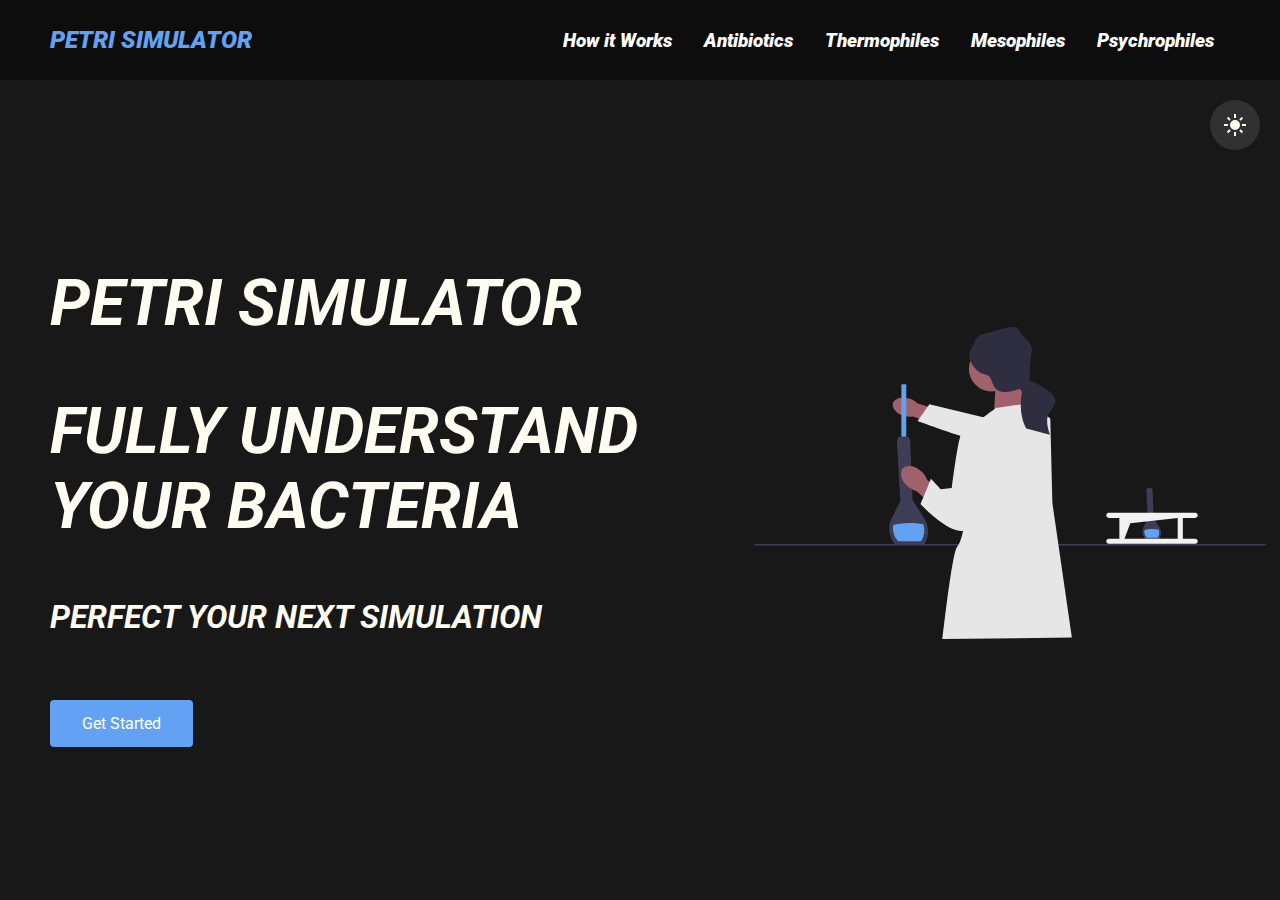
<file: index.html>
<!DOCTYPE html>
<html lang="en">
<head>
    <meta charset="UTF-8">
    <meta name="viewport" content="width=device-width, initial-scale=1.0">
    <title>Home Page</title>
    <link rel="stylesheet" href="mystyle.css">
    <link rel="preconnect" href="https://fonts.googleapis.com">
    <link rel="preconnect" href="https://fonts.gstatic.com" crossorigin>
    <link href="https://fonts.googleapis.com/css2?family=Roboto:ital,wght@1,900&display=swap" rel="stylesheet">
    <script src="darkmode.js" defer></script>
</head>
<body class="darkmode">
    <nav class="navbar">
        <div class="navbar__container">
            <a href="index.html" id="navbar__logo">PETRI SIMULATOR</a>
            <div class="navbar__toggle" id="mobile-menu">
                <span class="bar"></span>
                <span class="bar"></span>
                <span class="bar"></span>
            </div>
            <ul class="navbar__menu">
                <li class="navbar__item">
                    <a href="howitworks.html" class="navbar__links">How it Works</a>
                </li>
                <li class="navbar__item">
                    <a href="antibiotics.html" class="navbar__links">Antibiotics</a>
                </li>
                <li class="navbar__item">
                    <a href="Thermophiles.html" class="navbar__links">Thermophiles</a>
                </li>
                <li class="navbar__item">
                    <a href="Mesophiles.html" class="navbar__links">Mesophiles</a>
                </li>
                <li class="navbar__item">
                    <a href="Psychrophiles.html" class="navbar__links">Psychrophiles</a>
                </li>
            </ul>
            <button id="theme-switch">
                <svg xmlns="http://www.w3.org/2000/svg" height="24px" viewBox="0 -960 960 960" width="24px" fill="#e3e3e3"><path d="M480-120q-150 0-255-105T120-480q0-150 105-255t255-105q14 0 27.5 1t26.5 3q-41 29-65.5 75.5T444-660q0 90 63 153t153 63q55 0 101-24.5t75-65.5q2 13 3 26.5t1 27.5q0 150-105 255T480-120Z"/></svg>
                <svg xmlns="http://www.w3.org/2000/svg" height="24px" viewBox="0 -960 960 960" width="24px" fill="#e3e3e3"><path d="M480-280q-83 0-141.5-58.5T280-480q0-83 58.5-141.5T480-680q83 0 141.5 58.5T680-480q0 83-58.5 141.5T480-280ZM200-440H40v-80h160v80Zm720 0H760v-80h160v80ZM440-760v-160h80v160h-80Zm0 720v-160h80v160h-80ZM256-650l-101-97 57-59 96 100-52 56Zm492 496-97-101 53-55 101 97-57 59Zm-98-550 97-101 59 57-100 96-56-52ZM154-212l101-97 55 53-97 101-59-57Z"/></svg>
            </button>
        </div>
    </nav>

    <!-- Hero Section -->

    <div class="main">
        <div class="main__container">
            <div class="main__content">
                <h1>PETRI SIMULATOR</h1>
                <h2>FULLY UNDERSTAND YOUR BACTERIA</h2>
                <h3>PERFECT YOUR NEXT SIMULATION</h3>
                <button class="main__btn"><a href="howitworks.html">Get Started</a></button>
            </div>
            <div class="main__img--container">
                <img src="images/pic1.svg" alt="Illustration of a scientist working with lab equipments" id="main__img"/>
            </div>
        </div>
    </div>

    <script src="app.js">
    </script>
</body>
</html>
</file>
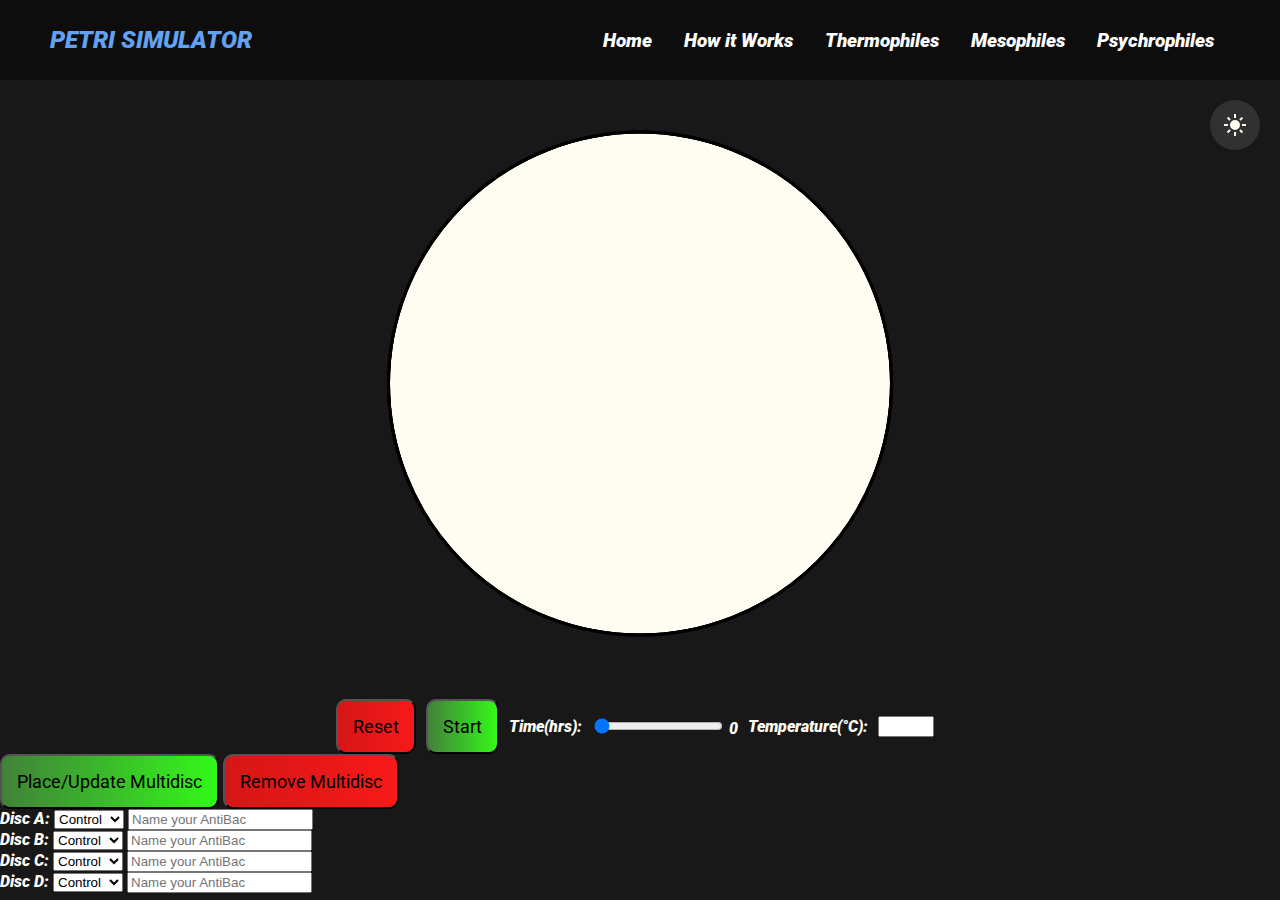
<file: antibiotics.html>
<!DOCTYPE html>
<html lang="en">
<head>
    <meta charset="UTF-8">
    <meta name="viewport" content="width=device-width, initial-scale=1.0">
    <title>AntiBiotic</title>
    <script src="antibiotics.js"></script>
    <link rel="stylesheet" href="mystyle.css">
    <link rel="preconnect" href="https://fonts.googleapis.com">
    <link rel="preconnect" href="https://fonts.gstatic.com" crossorigin>
    <link href="https://fonts.googleapis.com/css2?family=Roboto:ital,wght@1,900&display=swap" rel="stylesheet">
    <script src="darkmode.js" defer></script>
</head>
<body class="darkmode">
    <nav class="navbar">
        <div class="navbar__container">
            <a href="index.html" id="navbar__logo">PETRI SIMULATOR</a>
            <div class="navbar__toggle" id="mobile-menu">
                <span class="bar"></span>
                <span class="bar"></span>
                <span class="bar"></span>
            </div>
            <ul class="navbar__menu">
                <li class="navbar__item">
                    <a href="index.html" class="navbar__links">Home</a>
                </li>
                <li class="navbar__item">
                    <a href="howitworks.html" class="navbar__links">How it Works</a>
                </li>
                <li class="navbar__item">
                    <a href="Thermophiles.html" class="navbar__links">Thermophiles</a>
                </li>
                <li class="navbar__item">
                    <a href="Mesophiles.html" class="navbar__links">Mesophiles</a>
                </li>
                <li class="navbar__item">
                    <a href="Psychrophiles.html" class="navbar__links">Psychrophiles</a>
                </li>
            </ul>
            <button id="theme-switch">
                <svg xmlns="http://www.w3.org/2000/svg" height="24px" viewBox="0 -960 960 960" width="24px" fill="#e3e3e3"><path d="M480-120q-150 0-255-105T120-480q0-150 105-255t255-105q14 0 27.5 1t26.5 3q-41 29-65.5 75.5T444-660q0 90 63 153t153 63q55 0 101-24.5t75-65.5q2 13 3 26.5t1 27.5q0 150-105 255T480-120Z"/></svg>
                <svg xmlns="http://www.w3.org/2000/svg" height="24px" viewBox="0 -960 960 960" width="24px" fill="#e3e3e3"><path d="M480-280q-83 0-141.5-58.5T280-480q0-83 58.5-141.5T480-680q83 0 141.5 58.5T680-480q0 83-58.5 141.5T480-280ZM200-440H40v-80h160v80Zm720 0H760v-80h160v80ZM440-760v-160h80v160h-80Zm0 720v-160h80v160h-80ZM256-650l-101-97 57-59 96 100-52 56Zm492 496-97-101 53-55 101 97-57 59Zm-98-550 97-101 59 57-100 96-56-52ZM154-212l101-97 55 53-97 101-59-57Z"/></svg>
            </button>
        </div>
        <script>
            const menu = document.querySelector('#mobile-menu');
            const menuLinks = document.querySelector('.navbar__menu');

            menu.addEventListener('click', function() {
                menu.classList.toggle('is-active');
                menuLinks.classList.toggle('active');
            })
        </script>
    </nav>

    <div class="circles">
        <canvas id="circle" width="500" height="500"  corner style="z-index: 1; background-color: #fffcf2;"></canvas>
        <canvas id="antiCircles" width="500" height="500" corner style="z-index: 2"  ></canvas>
        <canvas id="anti" width="500" height="500"  corner  style="z-index: 3;" ></canvas>
    </div>
    
    <br> 
    
    <div class = "controls">
        <div class="tooltip">
            <button id="resetbutton" class="Button1" onclick="resetCanvas()">Reset</button>
            <span class="tooltiptext">Resets the simulation to its initial state</span>
        </div>

        <div class="tooltip">
            <button id="startbutton" class="Button2" onclick="validateAndStart()">Start</button>
            <span class="tooltiptext">Starts the simulation with the selected parameters</span>
        </div>

        <div class="tooltip">Time(hrs):
            <span class="tooltiptext">How long will the experiment run for</span>
        </div> 
        <div class="tooltip">
            <input type="range" value="0" min="0" max="72" step="1" id="timeslider" oninput="this.nextElementSibling.value = this.value">
            <output>0</output>
        </div>

        <div class="tooltip">Temperature(°C):
            <span class="tooltiptext">Select a simulation temperature between 49°C and 79°C </span>
        </div> 
        <input type="number" min="16" max="44" id="temp"><br>
    </div>

    <script>
        function discImage() {
            const canvas = document.getElementById('anti');
            const ctx = canvas.getContext('2d');

            const img = new Image();
            img.src = "images/multidisc.png";

            img.onload = function () {
                ctx.drawImage(img, 100, 100, 300, 300);
            };
        }
    </script>

    <div class="tooltip">
        <button id = 'placeMulti' class = "Button3" onclick="placeMulti()">Place/Update Multidisc</button>
        <span class="tooltiptext">Places the antibacterial multidisc on the petri dish</span>
    </div>

    <div class="tooltip">
        <button id = 'removeMulti' class = "Button4" onclick = "removeMulti()">Remove Multidisc</button>
        <span class="tooltiptext">Removes the antibacterial multidisc from the petri dish</span>
    </div>

    <br>
    <!-- Drop down menu for the disc strengths: -->
    <label for="dropdownA" class="tooltip">Disc A:</label>
    <select id="dropdownA" onchange="updateRadius('A', this.value)">
        <option value="0">Control</option>
        <option value="25">Weak</option>
        <option value="45">Medium</option>
        <option value="65">Strong</option>
    </select>
    <input type="text" id="antiName" placeholder="Name your AntiBac" />
    <br>

    <label for="dropdownB" class="tooltip">Disc B:</label>
    <select id="dropdownB" onchange="updateRadius('B', this.value)">
        <option value="0">Control</option>
        <option value="25">Weak</option>
        <option value="45">Medium</option>
        <option value="65">Strong</option>
    </select>
    <input type="text" id="antiName" placeholder="Name your AntiBac" />
    <br>

    <label for="dropdownC" class="tooltip">Disc C:</label>
    <select id="dropdownC" onchange="updateRadius('C', this.value)">
        <option value="0">Control</option>
        <option value="25">Weak</option>
        <option value="45">Medium</option>
        <option value="65">Strong</option>
    </select>
    <input type="text" id="antiName" placeholder="Name your AntiBac" />
    <br>

    <label for="dropdownD" class="tooltip">Disc D:</label>
    <select id="dropdownD" onchange="updateRadius('D', this.value)">
        <option value="0">Control</option>
        <option value="25">Weak</option>
        <option value="45">Medium</option>
        <option value="65">Strong</option>
    </select>
    <input type="text" id="antiName" placeholder="Name your AntiBac" />
    <br>
</body> 
</html>
</file>
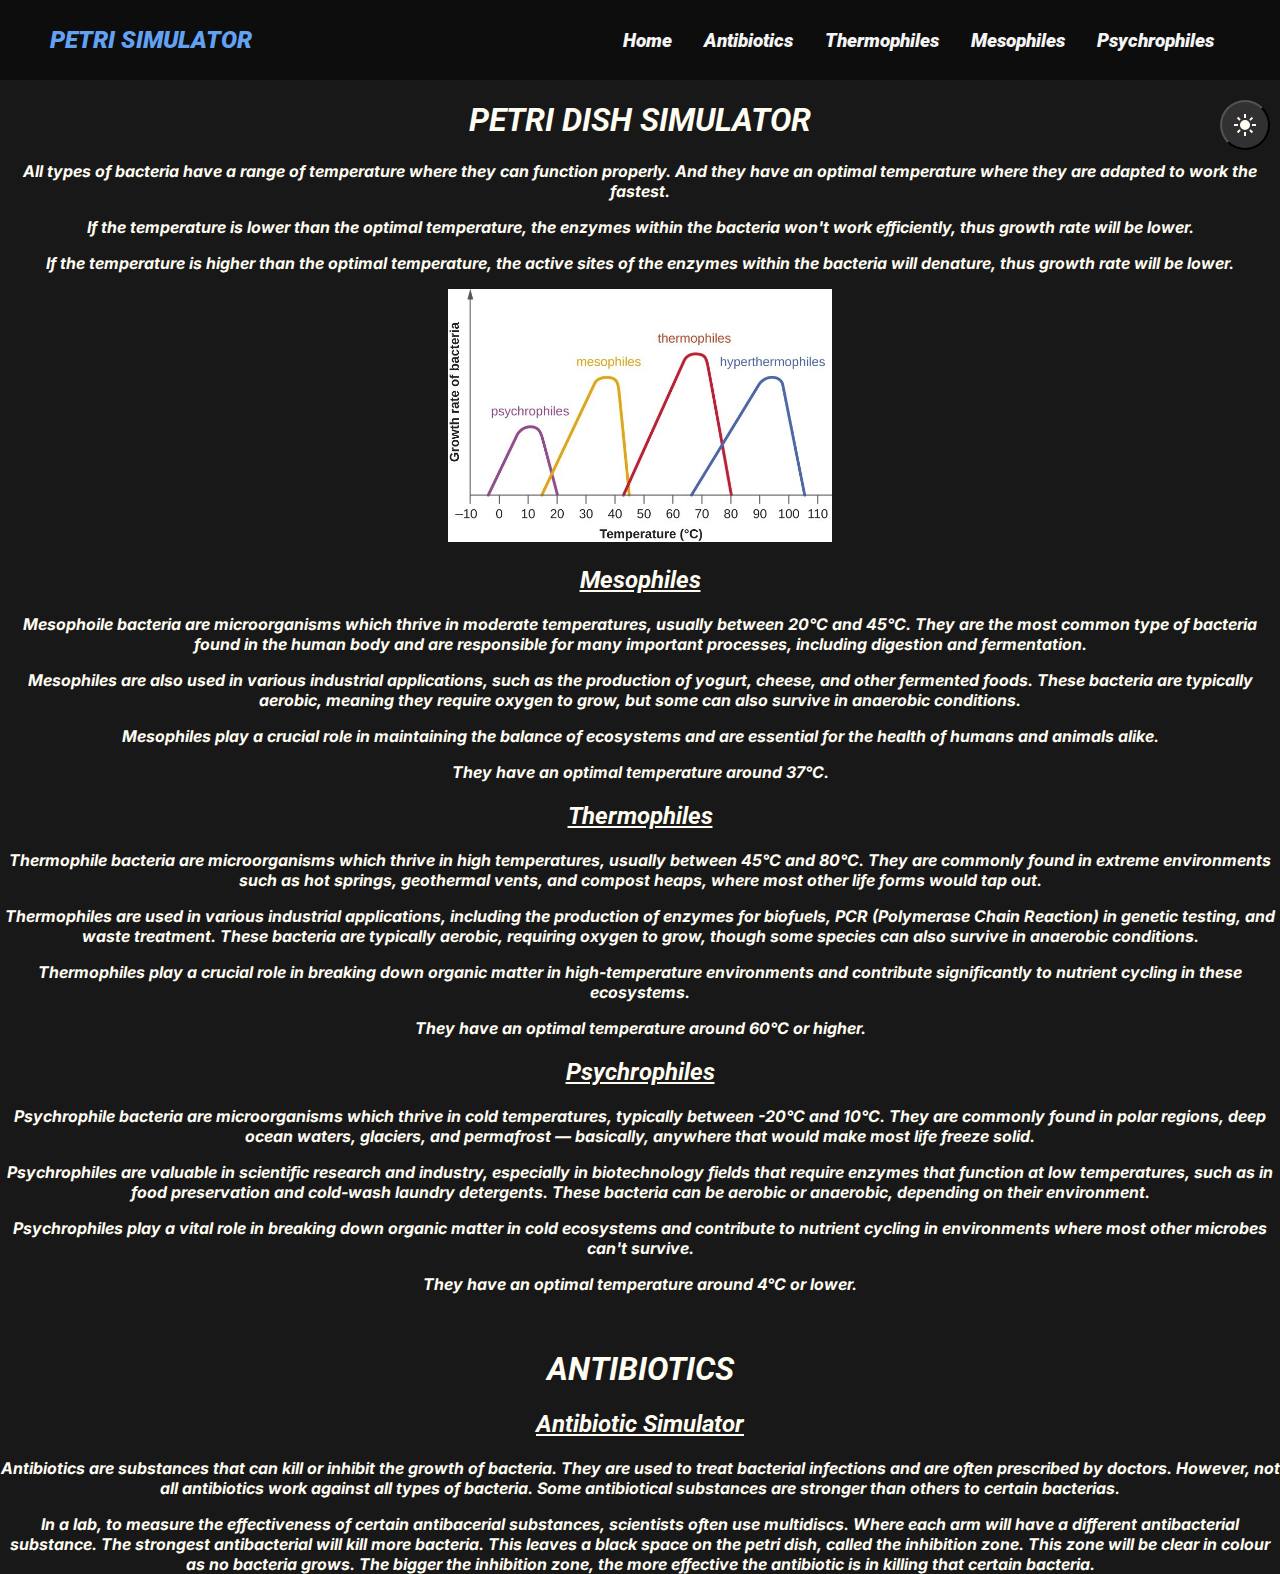
<file: howitworks.html>
<!DOCTYPE html>
<html lang="en">
<head>
    <meta charset="UTF-8">
    <meta name="viewport" content="width=device-width, initial-scale=1.0">
    <title>How it Works</title>
    <link rel="stylesheet" href="howitworks.css">
    <link rel="preconnect" href="https://fonts.googleapis.com">
    <link rel="preconnect" href="https://fonts.gstatic.com" crossorigin>
    <link href="https://fonts.googleapis.com/css2?family=Roboto:ital,wght@1,900&display=swap" rel="stylesheet">
    <link rel="preconnect" href="https://fonts.googleapis.com">
    <link rel="preconnect" href="https://fonts.gstatic.com" crossorigin>
    <link href="https://fonts.googleapis.com/css2?family=Inter:ital,opsz,wght@0,14..32,100..900;1,14..32,100..900&display=swap" rel="stylesheet">
    <script src="darkmode.js" defer></script>
</head>
<body class="darkmode">
    <nav class="navbar">
        <div class="navbar__container">
            <a href="index.html" id="navbar__logo">PETRI SIMULATOR</a>
            <div class="navbar__toggle" id="mobile-menu">
                <span class="bar"></span>
                <span class="bar"></span>
                <span class="bar"></span>
            </div>
            <ul class="navbar__menu">
                <li class="navbar__item">
                    <a href="index.html" class="navbar__links">Home</a>
                </li>
                <li class="navbar__item">
                    <a href="antibiotics.html" class="navbar__links">Antibiotics</a>
                </li>
                <li class="navbar__item">
                    <a href="Thermophiles.html" class="navbar__links">Thermophiles</a>
                </li>
                <li class="navbar__item">
                    <a href="Mesophiles.html" class="navbar__links">Mesophiles</a>
                </li>
                <li class="navbar__item">
                    <a href="Psychrophiles.html" class="navbar__links">Psychrophiles</a>
                </li>
            </ul>
            <button id="theme-switch">
                <svg xmlns="http://www.w3.org/2000/svg" height="24px" viewBox="0 -960 960 960" width="24px" fill="#e3e3e3"><path d="M480-120q-150 0-255-105T120-480q0-150 105-255t255-105q14 0 27.5 1t26.5 3q-41 29-65.5 75.5T444-660q0 90 63 153t153 63q55 0 101-24.5t75-65.5q2 13 3 26.5t1 27.5q0 150-105 255T480-120Z"/></svg>
                <svg xmlns="http://www.w3.org/2000/svg" height="24px" viewBox="0 -960 960 960" width="24px" fill="#e3e3e3"><path d="M480-280q-83 0-141.5-58.5T280-480q0-83 58.5-141.5T480-680q83 0 141.5 58.5T680-480q0 83-58.5 141.5T480-280ZM200-440H40v-80h160v80Zm720 0H760v-80h160v80ZM440-760v-160h80v160h-80Zm0 720v-160h80v160h-80ZM256-650l-101-97 57-59 96 100-52 56Zm492 496-97-101 53-55 101 97-57 59Zm-98-550 97-101 59 57-100 96-56-52ZM154-212l101-97 55 53-97 101-59-57Z"/></svg>
            </button>
        </div>
    </nav>

    <!-- Hero Section -->

    <div class="main">
        <div class="main__container">
            <div class="main__content">
                <h1>PETRI DISH SIMULATOR</h1>
                <p>All types of bacteria have a range of temperature where they can function properly. And they have an optimal temperature where they are adapted to work the fastest.</p>
                <p>If the temperature is lower than the optimal temperature, the enzymes within the bacteria won't work efficiently, thus growth rate will be lower.</p>
                <p>If the temperature is higher than the optimal temperature, the active sites of the enzymes within the bacteria will denature, thus growth rate will be lower.</p>
                <div class="main__img--container">
                    <img src="images/graphs.jpg" alt="Image of graph describing the how the growth rate of different types
                    bacteria changes depending on temperature" id="main__img"/>
                </div>
                <h2><a href="Mesophiles.html">Mesophiles</a></h2>
                <p>Mesophoile bacteria are microorganisms which thrive in moderate temperatures, usually between 20°C and 45°C. 
                    They are the most common type of bacteria found in the human body and are responsible for many important processes, including digestion and fermentation.</p>
                <p>Mesophiles are also used in various industrial applications, such as the production of yogurt, cheese, and other fermented foods. 
                    These bacteria are typically aerobic, meaning they require oxygen to grow, but some can also survive in anaerobic conditions.</p>
                <p>Mesophiles play a crucial role in maintaining the balance of ecosystems and are essential for the health of humans and animals alike.</p>
                <p>They have an optimal temperature around 37°C.</p>
                <h2><a href="Thermophiles.html">Thermophiles</a></h2>
                <p>Thermophile bacteria are microorganisms which thrive in high temperatures, usually between 45°C and 80°C. 
                    They are commonly found in extreme environments such as hot springs, geothermal vents, and compost heaps, where most other life forms would tap out.</p>
                <p>Thermophiles are used in various industrial applications, including the production of enzymes for biofuels, PCR (Polymerase Chain Reaction) in genetic testing,
                     and waste treatment. These bacteria are typically aerobic, requiring oxygen to grow, though some species can also survive in anaerobic conditions.</p>
                <p>Thermophiles play a crucial role in breaking down organic matter in high-temperature environments and contribute significantly to nutrient cycling in these ecosystems.</p>
                <p>They have an optimal temperature around 60°C or higher.</p>
                <h2><a href="Psychrophiles.html">Psychrophiles</a></h2>
                <p>Psychrophile bacteria are microorganisms which thrive in cold temperatures, typically between -20°C and 10°C. 
                    They are commonly found in polar regions, deep ocean waters, glaciers, and permafrost — basically, anywhere that would make most life freeze solid.</p>
                <p>Psychrophiles are valuable in scientific research and industry, especially in biotechnology fields that require enzymes that function at low temperatures, 
                    such as in food preservation and cold-wash laundry detergents. These bacteria can be aerobic or anaerobic, depending on their environment.</p>
                <p>Psychrophiles play a vital role in breaking down organic matter in cold ecosystems and contribute to nutrient cycling in environments where most other 
                    microbes can't survive.</p>
                <p>They have an optimal temperature around 4°C or lower.</p>
                <br>
                <h1>ANTIBIOTICS</h1>
                <h2><a href="antibiotics.html">Antibiotic Simulator</a></h2>
                <p>Antibiotics are substances that can kill or inhibit the growth of bacteria. They are used to treat bacterial 
                    infections and are often prescribed by doctors. However, not all antibiotics work against all types of bacteria. 
                    Some antibiotical substances are stronger than others to certain bacterias.</p>
                <p>In a lab, to measure the effectiveness of certain antibacerial substances, scientists often use multidiscs. Where each arm will have a different antibacterial substance. 
                    The strongest antibacterial will kill more bacteria. This leaves a black space on the petri dish, called the inhibition zone. 
                    This zone will be clear in colour as no bacteria grows. 
                    The bigger the inhibition zone, the more effective the antibiotic is in killing that certain bacteria.</p>

            </div>
        </div>
    </div>

    <script src="app.js"></script>
</body>
</html>
</file>
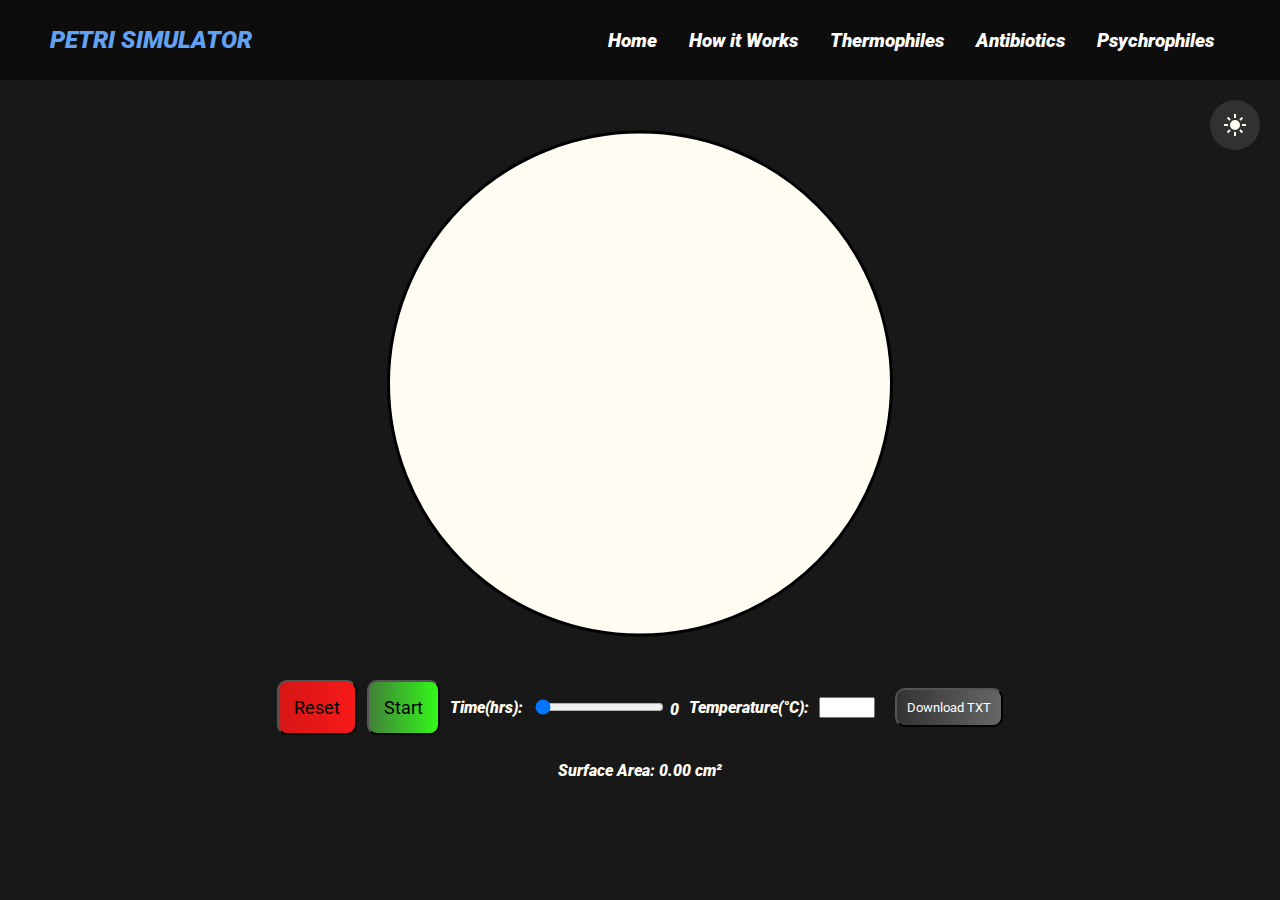
<file: Mesophiles.html>
<!DOCTYPE html>
<html lang="en">
<head>
    <meta charset="UTF-8">
    <meta name="viewport" content="width=device-width, initial-scale=1.0">
    <title>Mesophiles</title>
    <script src="meso.js"></script>
    <link rel="stylesheet" href="mystyle.css">
    <link rel="preconnect" href="https://fonts.googleapis.com">
    <link rel="preconnect" href="https://fonts.gstatic.com" crossorigin>
    <link href="https://fonts.googleapis.com/css2?family=Roboto:ital,wght@1,900&display=swap" rel="stylesheet">
    <script src="darkmode.js" defer></script>
</head>
<body class="darkmode">
    <nav class="navbar">
        <div class="navbar__container">
            <a href="index.html" id="navbar__logo">PETRI SIMULATOR</a>
            <div class="navbar__toggle" id="mobile-menu">
                <span class="bar"></span>
                <span class="bar"></span>
                <span class="bar"></span>
            </div>
            <ul class="navbar__menu">
                <li class="navbar__item">
                    <a href="index.html" class="navbar__links">Home</a>
                </li>
                <li class="navbar__item">
                    <a href="howitworks.html" class="navbar__links">How it Works</a>
                </li>
                <li class="navbar__item">
                    <a href="Thermophiles.html" class="navbar__links">Thermophiles</a>
                </li>
                <li class="navbar__item">
                    <a href="antibiotics.html" class="navbar__links">Antibiotics</a>
                </li>
                <li class="navbar__item">
                    <a href="Psychrophiles.html" class="navbar__links">Psychrophiles</a>
                </li>
            </ul>
            <button id="theme-switch">
                <svg xmlns="http://www.w3.org/2000/svg" height="24px" viewBox="0 -960 960 960" width="24px" fill="#e3e3e3">
                    <path d="M480-120q-150 0-255-105T120-480q0-150 105-255t255-105q14 0 27.5 1t26.5 3q-41 29-65.5 75.5T444-660q0 90 63 153t153 63q55 0 101-24.5t75-65.5q2 13 3 26.5t1 27.5q0 150-105 255T480-120Z"/></svg>
                <svg xmlns="http://www.w3.org/2000/svg" height="24px" viewBox="0 -960 960 960" width="24px" fill="#e3e3e3"><path d="M480-280q-83 0-141.5-58.5T280-480q0-83 58.5-141.5T480-680q83 0 141.5 58.5T680-480q0 83-58.5 141.5T480-280ZM200-440H40v-80h160v80Zm720 0H760v-80h160v80ZM440-760v-160h80v160h-80Zm0 720v-160h80v160h-80ZM256-650l-101-97 57-59 96 100-52 56Zm492 496-97-101 53-55 101 97-57 59Zm-98-550 97-101 59 57-100 96-56-52ZM154-212l101-97 55 53-97 101-59-57Z"/></svg>
            </button>
        </div>
        <script>
            const menu = document.querySelector('#mobile-menu');
            const menuLinks = document.querySelector('.navbar__menu');

            menu.addEventListener('click', function() {
                menu.classList.toggle('is-active');
                menuLinks.classList.toggle('active');
            })
        </script>
    </nav>

    <canvas id="circle" width="500" height="500" style="background-color: #fffcf2"></canvas>

    <div class="controls">
        <div class="tooltip">
            <button id="resetbutton" class="Button1" onclick="resetCanvas()">Reset</button>
            <span class="tooltiptext">Resets the simulation to its initial state</span>
        </div>

        <div class="tooltip">
            <button id="startbutton" class="Button2" onclick="validateAndStart()">Start</button>
            <span class="tooltiptext">Starts the simulation with the selected parameters</span>
        </div>

        <div class="tooltip">Time(hrs):
            <span class="tooltiptext">How long will the experiment run for</span>
        </div> 
        
        <div class="tooltip">
            <input type="range" value="0" min="0" max="72" step="1" id="timeslider" oninput="this.nextElementSibling.value = this.value">
            <output>0</output>
        </div>

        <div class="tooltip">Temperature(°C):
            <span class="tooltiptext">Select a simulation temperature between 16°C and 44°C </span>
        </div> 
        <input type="number" min="16" max="44" id="temp" onkeydown="return false;"><br>

        <div class="tooltip">
            <a id="downloadBtn" onclick='generateDownload()' target="_blank"> <!--Download button for the information-->
                <button class = "Button5" >Download TXT</button>
            </a>
            <span class="tooltiptext">Lets you download the simulation results as a text file</span>
        </div>
    </div>
    <div class = "tooltipSA">
        <p id="surfaceArea">Surface Area: 0.00 cm²</p>
        <span class="tooltiptext">The surface area covered by the bacterial colonies</span>
    </div>

</body>
</html>
</file>
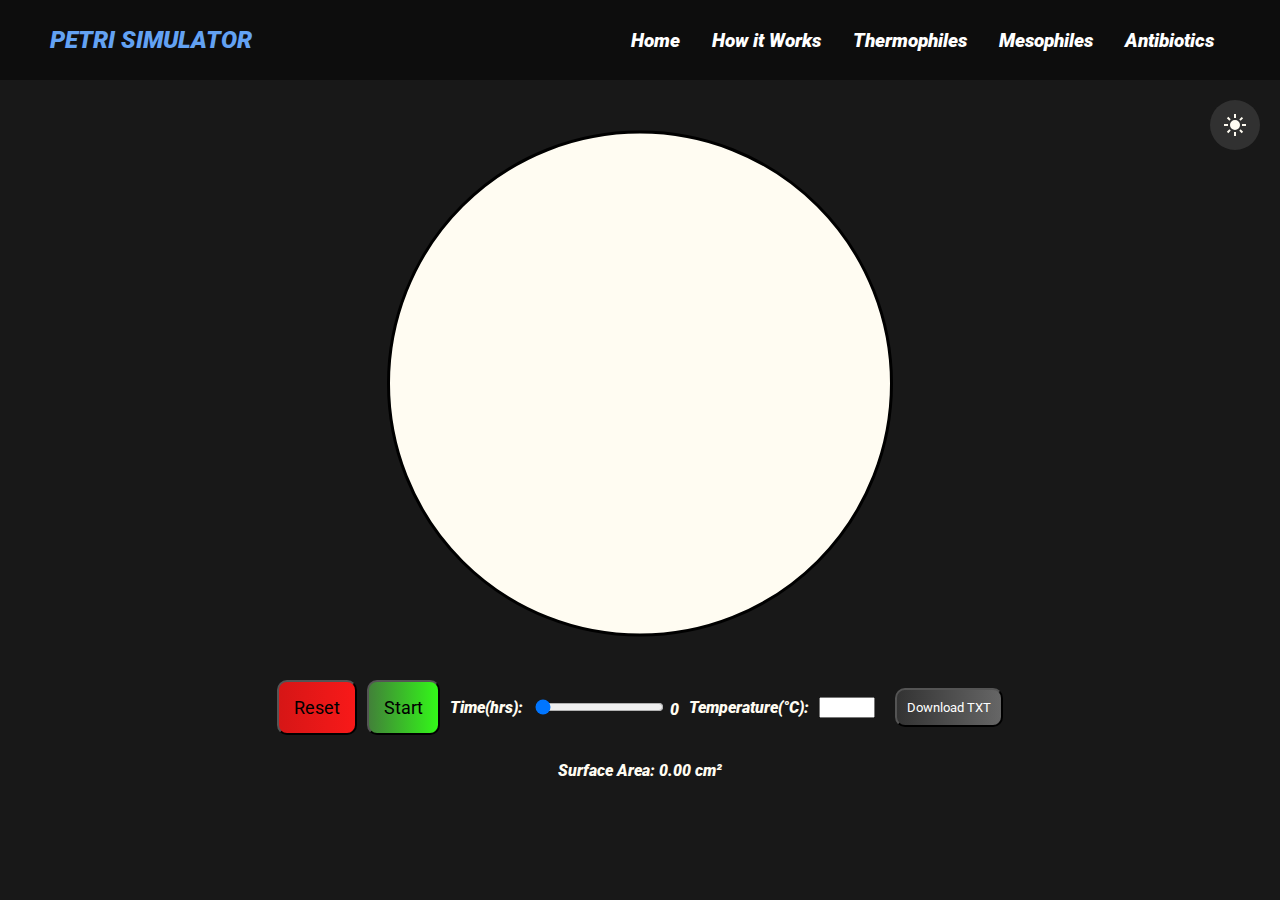
<file: Psychrophiles.html>
<!DOCTYPE html>
<html lang="en">
<head>
    <meta charset="UTF-8">
    <meta name="viewport" content="width=device-width, initial-scale=1.0">
    <title>Psychrophiles</title>
    <script src="Psychro.js"></script>
    <link rel="stylesheet" href="mystyle.css">
    <link rel="preconnect" href="https://fonts.googleapis.com">
    <link rel="preconnect" href="https://fonts.gstatic.com" crossorigin>
    <link href="https://fonts.googleapis.com/css2?family=Roboto:ital,wght@1,900&display=swap" rel="stylesheet">
    <script src="darkmode.js" defer></script>
</head>
<body class="darkmode">

    <nav class="navbar">
        <div class="navbar__container">
            <a href="index.html " id="navbar__logo">PETRI SIMULATOR</a>
            <div class="navbar__toggle" id="mobile-menu">
                <span class="bar"></span>
                <span class="bar"></span>
                <span class="bar"></span>
            </div>
            <ul class="navbar__menu">
                <li class="navbar__item">
                    <a href="index.html " class="navbar__links">Home</a>
                </li>
                <li class="navbar__item">
                    <a href="howitworks.html" class="navbar__links">How it Works</a>
                </li>
                <li class="navbar__item">
                    <a href="Thermophiles.html" class="navbar__links">Thermophiles</a>
                </li>
                <li class="navbar__item">
                    <a href="Mesophiles.html" class="navbar__links">Mesophiles</a>
                </li>
                <li class="navbar__item">
                    <a href="antibiotics.html" class="navbar__links">Antibiotics</a>
                </li>
            </ul>
            <button id="theme-switch">
                <svg xmlns="http://www.w3.org/2000/svg" height="24px" viewBox="0 -960 960 960" width="24px" fill="#e3e3e3"><path d="M480-120q-150 0-255-105T120-480q0-150 105-255t255-105q14 0 27.5 1t26.5 3q-41 29-65.5 75.5T444-660q0 90 63 153t153 63q55 0 101-24.5t75-65.5q2 13 3 26.5t1 27.5q0 150-105 255T480-120Z"/></svg>
                <svg xmlns="http://www.w3.org/2000/svg" height="24px" viewBox="0 -960 960 960" width="24px" fill="#e3e3e3"><path d="M480-280q-83 0-141.5-58.5T280-480q0-83 58.5-141.5T480-680q83 0 141.5 58.5T680-480q0 83-58.5 141.5T480-280ZM200-440H40v-80h160v80Zm720 0H760v-80h160v80ZM440-760v-160h80v160h-80Zm0 720v-160h80v160h-80ZM256-650l-101-97 57-59 96 100-52 56Zm492 496-97-101 53-55 101 97-57 59Zm-98-550 97-101 59 57-100 96-56-52ZM154-212l101-97 55 53-97 101-59-57Z"/></svg>
            </button>
        </div>
        <script>
            const menu = document.querySelector('#mobile-menu');
            const menuLinks = document.querySelector('.navbar__menu');

            menu.addEventListener('click', function() {
                menu.classList.toggle('is-active');
                menuLinks.classList.toggle('active');
            })
        </script>
    </nav>

    <canvas id="circle" width="500" height="500" style="background-color: #fffcf2"></canvas>


    <div class = "controls"> <!--Controls for the user to adjust variables as needed-->
        <div class="tooltip">
            <button id="resetbutton" class="Button1" onclick="resetCanvas()">Reset</button>
            <span class="tooltiptext">Resets the simulation to its initial state</span>
        </div>

        <div class="tooltip">
            <button id="startbutton" class="Button2" onclick="validateAndStart()">Start</button>
            <span class="tooltiptext">Starts the simulation with the selected parameters</span>
        </div>

        <div class="tooltip">Time(hrs):
            <span class="tooltiptext">How long will the experiment run for</span>
        </div> 
        <div class="tooltip">
            <input type="range" value="0" min="0" max="72" step="1" id="timeslider" oninput="this.nextElementSibling.value = this.value">
            <output>0</output>
        </div>

        <div class="tooltip">Temperature(°C):
            <span class="tooltiptext">Select a simulation temperature between -6°C and 15°C </span>
        </div> 
        <input type="number" min="-6" max="15" id="temp" onkeydown="return false;"><br> 

        <div class="tooltip">
            <a id="downloadBtn" onclick='generateDownload()' target="_blank"> <!--Download button for the information-->
                <button class = "Button5" >Download TXT</button>
            </a>
            <span class="tooltiptext">Lets you download the simulation results as a text file</span>
        </div>
    </div>

    <div class = "tooltipSA">
        <p id="surfaceArea">Surface Area: 0.00 cm²</p>
        <span class="tooltiptext">The surface area covered by the bacterial colonies</span>
    </div>

</body>
</html>
</file>
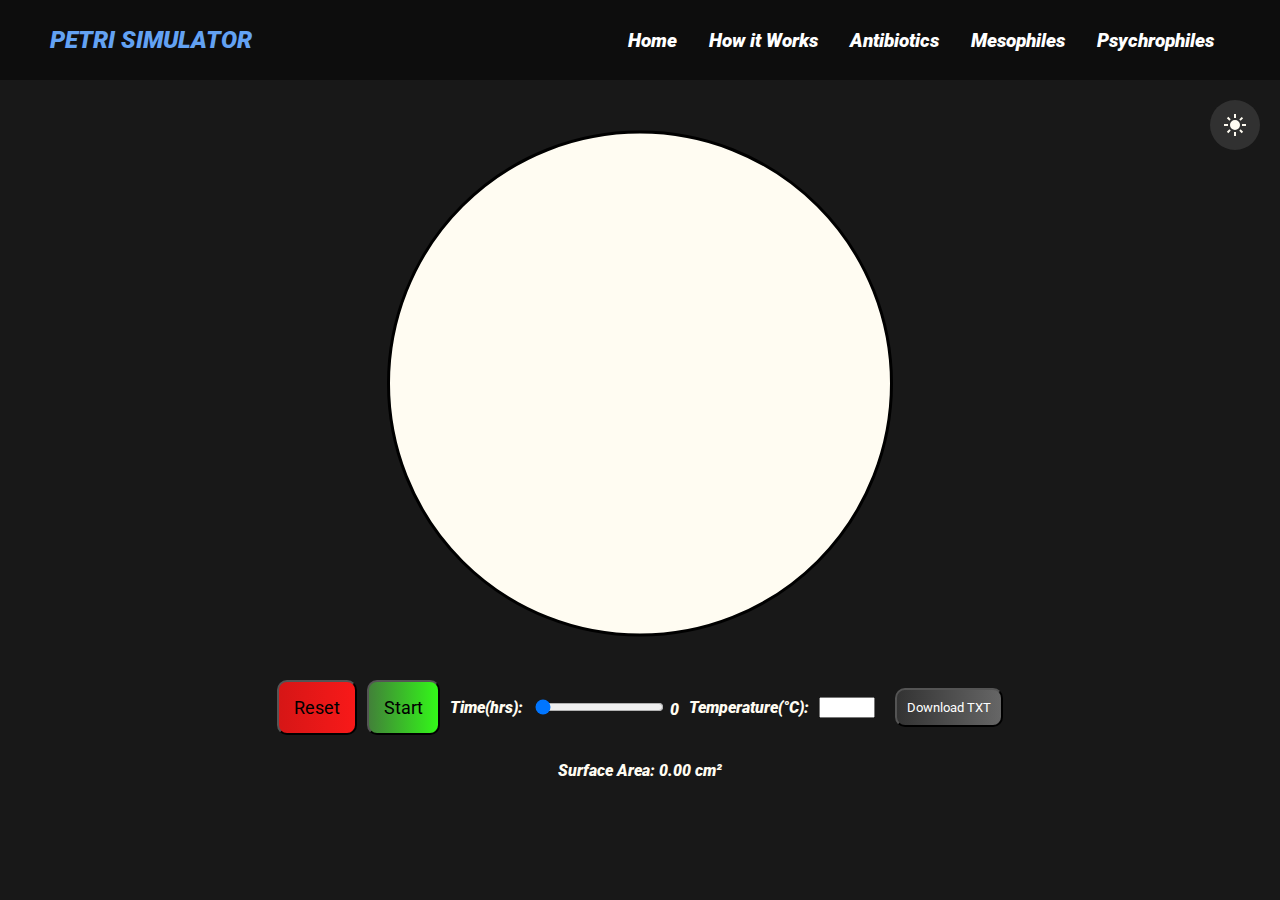
<file: Thermophiles.html>
<!DOCTYPE html>
<html lang="en">
<head>
    <meta charset="UTF-8">
    <meta name="viewport" content="width=device-width, initial-scale=1.0">
    <title>Thermophiles</title>
    <script src="thermo.js"></script>
    <link rel="stylesheet" href="mystyle.css">
    <link rel="preconnect" href="https://fonts.googleapis.com">
    <link rel="preconnect" href="https://fonts.gstatic.com" crossorigin>
    <link href="https://fonts.googleapis.com/css2?family=Roboto:ital,wght@1,900&display=swap" rel="stylesheet">
    <script src="darkmode.js" defer></script>
</head>
<body class="darkmode"> 

    <nav class="navbar">
        <div class="navbar__container">
            <a href="index.html" id="navbar__logo">PETRI SIMULATOR</a>
            <div class="navbar__toggle" id="mobile-menu">
                <span class="bar"></span>
                <span class="bar"></span>
                <span class="bar"></span>
            </div>
            <ul class="navbar__menu">
                <li class="navbar__item">
                    <a href="index.html" class="navbar__links">Home</a>
                </li>
                <li class="navbar__item">
                    <a href="howitworks.html" class="navbar__links">How it Works</a>
                </li>
                <li class="navbar__item">
                    <a href="antibiotics.html" class="navbar__links">Antibiotics</a>
                </li>
                <li class="navbar__item">
                    <a href="Mesophiles.html" class="navbar__links">Mesophiles</a>
                </li>
                <li class="navbar__item">
                    <a href="Psychrophiles.html" class="navbar__links">Psychrophiles</a>
                </li>
            </ul>
            <button id="theme-switch">
                <svg xmlns="http://www.w3.org/2000/svg" height="24px" viewBox="0 -960 960 960" width="24px" fill="#e3e3e3"><path d="M480-120q-150 0-255-105T120-480q0-150 105-255t255-105q14 0 27.5 1t26.5 3q-41 29-65.5 75.5T444-660q0 90 63 153t153 63q55 0 101-24.5t75-65.5q2 13 3 26.5t1 27.5q0 150-105 255T480-120Z"/></svg>
                <svg xmlns="http://www.w3.org/2000/svg" height="24px" viewBox="0 -960 960 960" width="24px" fill="#e3e3e3"><path d="M480-280q-83 0-141.5-58.5T280-480q0-83 58.5-141.5T480-680q83 0 141.5 58.5T680-480q0 83-58.5 141.5T480-280ZM200-440H40v-80h160v80Zm720 0H760v-80h160v80ZM440-760v-160h80v160h-80Zm0 720v-160h80v160h-80ZM256-650l-101-97 57-59 96 100-52 56Zm492 496-97-101 53-55 101 97-57 59Zm-98-550 97-101 59 57-100 96-56-52ZM154-212l101-97 55 53-97 101-59-57Z"/></svg>
            </button>
        </div>
        <script>
            const menu = document.querySelector('#mobile-menu');
            const menuLinks = document.querySelector('.navbar__menu');

            menu.addEventListener('click', function() {
                menu.classList.toggle('is-active');
                menuLinks.classList.toggle('active');
            })
        </script>
    </nav>

    <canvas id="circle" width="500" height="500"  style="background-color: #fffcf2" ></canvas>

    <div class = "controls">
        <div class="tooltip">
            <button tabindex="0" id="resetbutton" class="Button1" onclick="resetCanvas()">Reset</button>
            <span class="tooltiptext">Resets the simulation to its initial state</span>
        </div>

        <div class="tooltip">
            <button id="startbutton" class="Button2" onclick="validateAndStart()">Start</button>
            <span class="tooltiptext">Starts the simulation with the selected parameters</span>
        </div>

        <div class="tooltip">Time(hrs):
            <span class="tooltiptext">How long will the experiment run for</span>
        </div> 
        <div class="tooltip">
            <input type="range" value="0" min="0" max="72" step="1" id="timeslider" oninput="this.nextElementSibling.value = this.value">
            <output>0</output>
        </div>

        <div class="tooltip">Temperature(°C):
            <span class="tooltiptext">Select a simulation temperature between 49°C and 79°C </span>
        </div> 
        <input type="number" min="49" max="79" id="temp" onkeydown="return false;"><br>

        <div class="tooltip">
            <a id="downloadBtn" onclick='generateDownload()' target="_blank"> <!--Download button for the information-->
                <button class="Button5" >Download TXT</button>
            </a>
            <span class="tooltiptext">Lets you download the simulation results as a text file</span>
        </div>
    </div>
    <div class = "tooltipSA">
        <p id="surfaceArea">Surface Area: 0.00 cm²</p>
        <span class="tooltiptext">The surface area covered by the bacterial colonies</span>
    </div>

</body>
</html>
</file>
<file: mystyle.css>
:root {
    --color-background: #fffcf2;
    --color-dark: #131313;
    --color-light: #ffffff;
    --color-primary: #63a2f3;
    --color-primary-hover: #217bf1;
    --color-tooltip-bg: #000000;
    --color-tooltip-text: #fff;
    --navbar-bg: #131313;
    --theme-button-bg: #a1a1a1;
    --mobile-menu-bg: #131313;
}

.darkmode{
    --color-background: #181818;
    --color-dark: #fffcf2;
    --color-light: #ffffff;
    --color-primary: #63a2f3;
    --color-primary-hover: #217bf1;
    --color-tooltip-bg: #000000;
    --color-tooltip-text: #fff;
    --navbar-bg: #0D0D0D;
    --theme-button-bg: #313131;
    --mobile-menu-bg: #0D0D0D;
}

#theme-switch{
    height: 50px;
    width: 50px;
    padding: 0;
    border-radius: 50%;
    border: none;
    background-color: var(--theme-button-bg);
    display: flex;
    justify-content: center;
    align-items: center;
    position: fixed;
    top: 100px;
    right: 20px;
}

#theme-switch svg {
    fill: var(--color-dark);
}

#theme-switch svg:last-child {
    display: none;
}

.darkmode #theme-switch svg:first-child {
    display: none;
}
.darkmode #theme-switch svg:last-child {
    display: block;
}


/* NavBar */
.navbar{
    background: var(--navbar-bg);
    height: 80px;
    display: flex;
    justify-content: center;
    align-items: center;
    font-size: 1.2rem;
    position: sticky;
    top: 0;
    z-index: 999;
}

.navbar__container {
    display: flex;
    justify-content: space-between;
    height: 80px;
    z-index: 1;
    width: 100%;
    max-width: 1300px;
    margin: 0 auto;
    padding: 0 50px;
}

#navbar__logo{
    text-decoration: none;
    display: flex;
    align-items: center;
    cursor: pointer;
    font-size: 1.5rem;
    color: rgb(99, 162, 243);
}

.navbar__menu {
    display: flex;
    align-items: center;
    list-style: none;
    text-align: center;
}

.navbar__item {
    height: 80px;
}

.navbar__links{
    color: rgb(255, 255, 255);
    display: flex;
    align-items: center;
    justify-content: center;
    text-decoration: none;
    padding: 0 1rem;
    height: 100%;
}

.navbar__links:hover {
    color: var(--color-primary);
    transition: all 0.3s ease ;
}


/* Mobile responsive NavBar */
@media screen and (max-width: 960px) {
    .navbar__container {
        display: flex;
        justify-content: space-between;
        height: 80px;
        z-index: 1;
        width: 100%;
        max-width: 1300px;
        padding: 0;
    }

    .navbar__menu {
        display: grid;
        grid-template-columns: auto;
        margin: 0;
        width: 100%;
        position: absolute;
        top: -1000px;
        opacity: 0;
        transition: all 0.5s ease;
        height: 50vh;
        z-index: -1;
        background-color: var(--mobile-menu-bg);
    }

    /* .navbar__menu.active {
        background: var(--mobile-menu-bg);
        top: 100%;
        opacity: 1;
        transition: all 0.5s ease;
        z-index: 9;
        height: 50vh;
        font-size: 1.5rem;
    } */

    .navbar__menu.active {
        position: fixed;
        top: 80px;
        left: 0;
        width: 100%;
        background-color: var(--mobile-menu-bg);
        height: auto;
        z-index: 999;
        opacity: 1;
        display: flex;
        flex-direction: column;
        padding: 1rem 0;
        font-size: 1.5rem;
    }

    #navbar__logo {
        padding-left: 25px;
    }

    .navbar__toggle .bar {

        width: 25px;
        height: 3px;
        margin: 5px auto;
        transition: all 0.3s ease-in-out;
        background: #ffffff;
    }

    .navbar__item {
        width: 100%;
    }

    .navbar__links {
        text-align: center;
        padding: 2rem;
        width: 100%;
        display:table;
    }

    #mobile-menu {
        position: absolute;
        top: 20%;
        right: 5%;
        transform: translate(5%, 20%);
    }
    
    .navbar__toggle .bar {
        display: block;
        cursor: pointer;
    }

    #mobile-menu.is-active .bar:nth-child(2) {
        opacity: 0;
    }

    #mobile-menu.is-active .bar:nth-child(1) {
        transform: translateY(8px) rotate(45deg);
    }

    #mobile-menu.is-active .bar:nth-child(3) {
        transform: translateY(-8px) rotate(-45deg);
    }
}

/* Hero Section for Home Page*/

.main__container {
    display: grid;
    grid-template-columns: 1fr 1fr;
    align-items: center;
    justify-self: center;
    margin: 0 auto;
    height: 90vh;
    background-color: var(--color-background);
    z-index: 1;
    width: 100%;
    max-width: 1300px;
    padding: 0 50px;
}

.main__content h1 {
    font-size: 4rem;
    color: var(--color-dark);
}

.main__content h2 {
    font-size: 4rem;
    color: var(--color-dark);
}

.main__content h3 {
    margin-top: 1rem;
    font-size: 2rem;
    font-weight: 700;
    color: var(--color-dark);
}

.main__btn{
    font-family: "Roboto", sans-serif;
    font-size: 1rem;
    background-color: var(--color-primary);
    padding: 14px 32px;
    border: none;
    border-radius: 4px;
    color: #fff;
    margin-top : 2rem;
    position: relative;
    outline: none;
    text-decoration: none;
    justify-content: center;
    align-items: center;
}

.main__btn a {
    position: relative;
    z-index: 2;
    color: #fff;
    text-decoration: none;
}
 
.main__btn:hover{
    background-color: var(--color-primary-hover);
    transition: all 0.3s ease;
}

.main__img--container {
    text-align: center;
}

#main__img{
    height: 80%;
    width: 80%; 
}

/* Mobile Responsive Hero Section for home page */

@media screen and (max-width: 768px) {
    .main__container {
        display: grid;
        grid-template-columns: auto;
        align-items: center;
        justify-self: center;
        margin: 0 auto;
        height: 90vh;
        background-color: var(--color-background);
        z-index: 1;
        width: 90%;
    }

    
    .main__content {
        text-align: center;
        margin-bottom: 4rem;
    }

    .main__content h1 {
        font-size: 2.5rem;
        margin-top: 2rem;
    }

    .main__content h2 {
        font-size: 2.5rem;
    }

    .main__content h3 {
        margin-top: 1rem;
        font-size: 2rem;
        color: var(--color-dark);
    }

    .controls {
        display: flex;
        flex-direction: column;
        align-items: center;
        gap: 10px;
    }

    .Button1, .Button2 {
        width: 80%;
        font-size: 1rem;
    }

    input[type="range"], input[type="number"] {
        width: 80%;
    }
}

@media screen and (max-width: 480px) {
    .main__content h1 {
        font-size: 2rem;
        margin-top: 3rem;
    }

    .main__content h2 {
        font-size: 2rem;
    }

    .main__content h3 {
        margin-top: 2rem;
        font-size: 1.5rem;
        color: var(--color-dark);
    }

    .main__btn{
        padding: 12px 36px;
        margin: 2.5rem 0;
    }
}







body{
    align-content: center;
    margin: 0px;
}

body{
    font-family: "Roboto", sans-serif;
    font-weight: 900;
    font-style: italic;
    font-size: medium;
    background-color: var(--color-background);
}

canvas {
    left: 50%;
    transform:translate(-50%, 10%);
    position: absolute; 
    border-radius: 500px;
    border: black 3px solid;
}


.Button1 {
    border-radius: 10px;
    padding: 15px;
    background-image: linear-gradient(to right, #d61616, #f81919);
    font-size: large;
    font-family: "Roboto", sans-serif;
    outline: none;
    
}

.Button1:focus {
    outline: 2px solid rgb(0, 0, 0); /* Blue outline, but you can choose any color */
    outline-offset: 2px; /* Slightly offset the outline so it's more visible */
}

.Button2 {
    border-radius: 10px;
    padding: 15px;
    background-image: linear-gradient(to right, #428139, #33f819);
    font-size: large;
    font-family: "Roboto", sans-serif;
    outline: none;
}

.Button2:focus {
    outline: 2px solid rgb(0, 0, 0); /* Blue outline, but you can choose any color */
    outline-offset: 2px; /* Slightly offset the outline so it's more visible */
}

.Button3 {
    border-radius: 10px;
    padding: 15px;
    background-image: linear-gradient(to right, #428139, #33f819);
    font-size: large;
    font-family: "Roboto", sans-serif;
    outline: none;
}


.Button4 {
    border-radius: 10px;
    padding: 15px;
    background-image: linear-gradient(to right,#d61616, #f81919 );
    font-size: large;
    font-family: "Roboto", sans-serif;
    outline: none;
}

.Button5 {
    border-radius: 10px;
    padding: 10px;
    background-image: linear-gradient(to right,#333333, #666666 );
    font-size: small;
    font-family: "Roboto", sans-serif;
    outline: none;
    color: white;
}


.controls {
    display: flex;
    justify-content: center;
    align-items: center;
    flex-direction: row;
    margin-top: 600px;
    gap: 10px;
}


.tempinput {
    height: 25px;
    width: 80px;

}

/* @media screen and (max-width: 960px) {
    .controls{
        display: flex;
        justify-content: center;
        align-items: center;
        flex-direction: column;
        margin-top: 600px;
        gap: 10px;
    }
}

 */























/* ToolTip for Surface area*/

.tooltipSA {
    display: flex;
    justify-content: center;
    align-items: center;
    margin: 0 auto;
    position: relative;
    text-align: center;
    flex-direction: row;
    gap: 10px;
    margin-top: 10px;
    color: var(--color-dark);

    
}

.tooltipSA .tooltiptext {
    visibility: hidden;
    width: 115px;
    background-color: black;
    color: #fff;
    text-align: center;
    border-radius: 6px;
    padding: 5px 0;
    position: absolute;
    z-index: 1;
    bottom: 130%;
    left: 50%;
    margin-left: -55px;
    opacity: 0;
    transition: opacity 0.3s;
    transition-delay: 0.5s;       /* Transition delay*/
    font-size: 13px;
}

.tooltipSA .tooltiptext::after {  /*Adding an arrow for text box */
    content: "";
    position: absolute;
    top: 100%;
    left: 50%;
    margin-left: -5px;
    border-width: 5px;
    border-style: solid;
    border-color: black transparent transparent transparent;
}

/* Show the tooltip on hover */
.tooltipSA:hover .tooltiptext {
    visibility: visible;
    opacity: 1;
}


/* CSS for tooltip */
.tooltip {
    position: relative;
    display: inline-block;
    color: var(--color-dark);
}

.tooltip .tooltiptext {
    visibility: hidden;
    width: 115px;
    background-color: black;
    color: #fff;
    text-align: center;
    border-radius: 6px;
    padding: 5px 0;
    position: absolute;
    z-index: 1;
    bottom: 130%;
    left: 50%;
    margin-left: -55px;
    opacity: 0;
    transition: opacity 0.3s;
    transition-delay: 0.5s;
    font-size: 13px;
}

.tooltip .tooltiptext::after {
    content: "";
    position: absolute;
    top: 100%;
    left: 50%;
    margin-left: -5px;
    border-width: 5px;
    border-style: solid;
    border-color: black transparent transparent transparent;
}

.tooltip:hover .tooltiptext {
    visibility: visible;
    opacity: 1;
}
</file>
<file: howitworks.css>
:root {
    --color-background: #fffcf2;
    --color-dark: #131313;
    --color-light: #ffffff;
    --color-primary: #63a2f3;
    --color-primary-hover: #217bf1;
    --color-tooltip-bg: #000000;
    --color-tooltip-text: #fff;
    --navbar-bg: #131313;
    --theme-button-bg: #a1a1a1; 
    --mobile-menu-bg: #131313;
}

.darkmode{
    --color-background: #181818;
    --color-dark: #fffcf2;
    --color-light: #ffffff;
    --color-primary: #63a2f3;
    --color-primary-hover: #217bf1;
    --color-tooltip-bg: #000000;
    --color-tooltip-text: #fff;
    --navbar-bg: #0D0D0D;
    --theme-button-bg: #313131;
    --mobile-menu-bg: #0D0D0D;
}

#theme-switch{
    height: 50px;
    width: 50px;
    padding: 0;
    border-radius: 50%;
    background-color: var(--theme-button-bg);
    display: flex;
    justify-content: center;
    align-items: center;
    position: fixed;
    top: 100px;
    right: 10px;
}

#theme-switch svg {
    fill: var(--color-dark);
}

#theme-switch svg:last-child {
    display: none;
}

.darkmode #theme-switch svg:first-child {
    display: none;
}
.darkmode #theme-switch svg:last-child {
    display: block;
}


/* NavBar */
.navbar{
    background: var(--navbar-bg);
    height: 80px;
    display: flex;
    justify-content: center;
    align-items: center;
    font-size: 1.2rem;
    position: sticky;
    top: 0;
    z-index: 999;
}

.navbar__container {
    display: flex;
    justify-content: space-between;
    height: 80px;
    z-index: 1;
    width: 100%;
    max-width: 1300px;
    margin: 0 auto;
    padding: 0 50px;
}

#navbar__logo{
    text-decoration: none;
    display: flex;
    align-items: center;
    cursor: pointer;
    font-size: 1.5rem;
    color: rgb(99, 162, 243);
}

.navbar__menu {
    display: flex;
    align-items: center;
    list-style: none;
    text-align: center;
    
}

.navbar__item {
    height: 80px;
}

.navbar__links{
    color: whitesmoke;
    display: flex;
    align-items: center;
    justify-content: center;
    text-decoration: none;
    padding: 0 1rem;
    height: 100%;
}

.navbar__links:hover {
    color: var(--color-primary);
    transition: all 0.3s ease ;
}


/* Mobile responsive NavBar */
@media screen and (max-width: 960px) {
    .navbar__container {
        display: flex;
        justify-content: space-between;
        height: 80px;
        z-index: 1;
        width: 100%;
        max-width: 1300px;
        padding: 0;
    }

    .navbar__menu {
        display: grid;
        grid-template-columns: auto;
        margin: 0;
        width: 100%;
        position: absolute;
        top: -1000px;
        opacity: 0;
        transition: all 0.5s ease;
        height: 50vh;
        z-index: -1;
        background-color: var(--mobile-menu-bg);
    }

    .navbar__menu.active {
        background: var(--mobile-menu-bg);
        top: 100%;
        opacity: 1;
        transition: all 0.5s ease;
        z-index: 9;
        height: 50vh;
        font-size: 1.5rem;
    }

    #navbar__logo {
        padding-left: 25px;
    }

    .navbar__toggle .bar {

        width: 25px;
        height: 3px;
        margin: 5px auto;
        transition: all 0.3s ease-in-out;
        background: #fff;
    }

    .navbar__item {
        width: 100%;
    }

    .navbar__links {
        text-align: center;
        padding: 2rem;
        width: 100%;
        display:table;
    }

    #mobile-menu {
        position: absolute;
        top: 20%;
        right: 5%;
        transform: translate(5%, 20%);
    }
    
    .navbar__toggle .bar {
        display: block;
        cursor: pointer;
    }

    #mobile-menu.is-active .bar:nth-child(2) {
        opacity: 0;
    }

    #mobile-menu.is-active .bar:nth-child(1) {
        transform: translateY(8px) rotate(45deg);
    }

    #mobile-menu.is-active .bar:nth-child(3) {
        transform: translateY(-8px) rotate(-45deg);
    }
}

/* Hero Section for Home Page*/

.main{
    background-color: var(--color-background);
}

.main__container {
    align-items: center;
    justify-self: center;
    height: 90vh;
    background-color: var(--color-background);
    z-index: 1;
    width: 100%;
    max-width: 1300px;
    padding: 0 50px;
}

.main__content h1 {
    font-family: 'Roboto', sans-serif;
    font-size: 3 rem;
    color: var(--color-dark);
    align-items: center;
    text-align: center;
}

.main__content h2 {
    font-family: 'Roboto', sans-serif;
    font-size: 1.5rem;
    color: var(--color-dark);
    align-items: center;
    text-align: center;
    text-decoration: none;
}

a {
    color: inherit;
}

.main__content p {
    font-family: 'Inter', sans-serif;
    margin-top: 1 rem;
    font-size: 1 rem;
    font-weight: 700;
    align-items: center;
    text-align: center;
    color: var(--color-dark);
}

.main__img--container {
    text-align: center;
}

#main__img{
    height: 30%;
    width: 30%; 
}

/* Mobile Responsive Hero Section for home page */

@media screen and (max-width: 960px) {
    .main__container {
        display: grid;
        grid-template-columns: auto;
        align-items: center;
        justify-self: center;
        margin: 0 auto;
        height: 90vh;
        background-color: var(--color-background);
        z-index: 1;
        width: 90%;
    }

    
    .main__content {
        text-align: center;
        margin-bottom: 4rem;
    }

    .main__content h1 {
        font-size: 2.5rem;
        margin-top: 2rem;
    }

    .main__content h2 {
        font-size: 2rem;
    }

    .main__content p {
        margin-top: 1 rem;
        font-size: 1.5 rem;
    }

    #main__img{
        height: 60%;
        width: 60%; 
    }
}

@media screen and (max-width: 480px) {
    .main__content h1 {
        font-size: 2.5rem;
        margin-top: 3rem;
    }

    .main__content h2 {
        font-size: 2rem;
    }

    .main__content p {
        margin-top: 2 rem;
        font-size: 1.5 rem;
        color: var(--color-dark);
    }

    #main__img{
        height: 60%;
        width: 60%; 
    }
}

body{
    align-content: center;
    margin: 0px;
}

body{
    font-family: "Roboto", sans-serif;
    font-weight: 900;
    font-style: italic;
    font-size: medium;
    background-color: var(--color-background);
}
</file>
